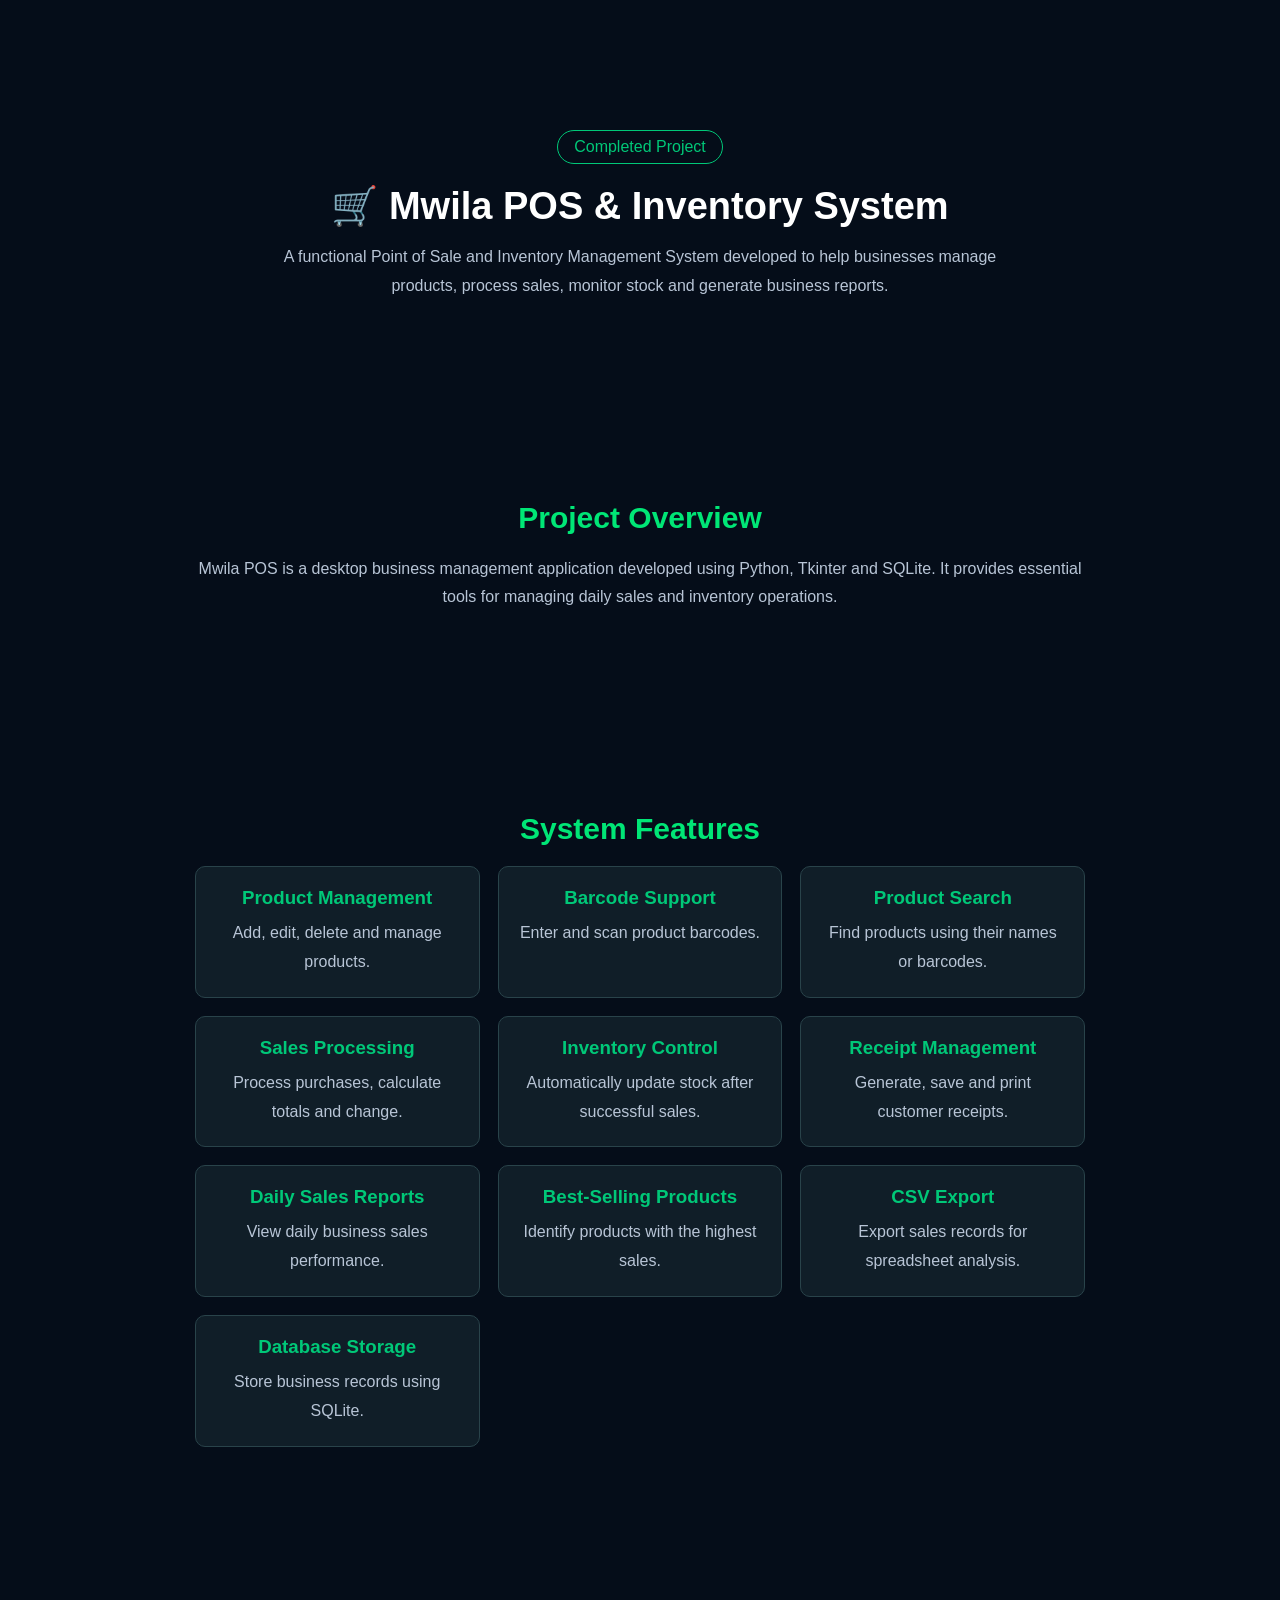
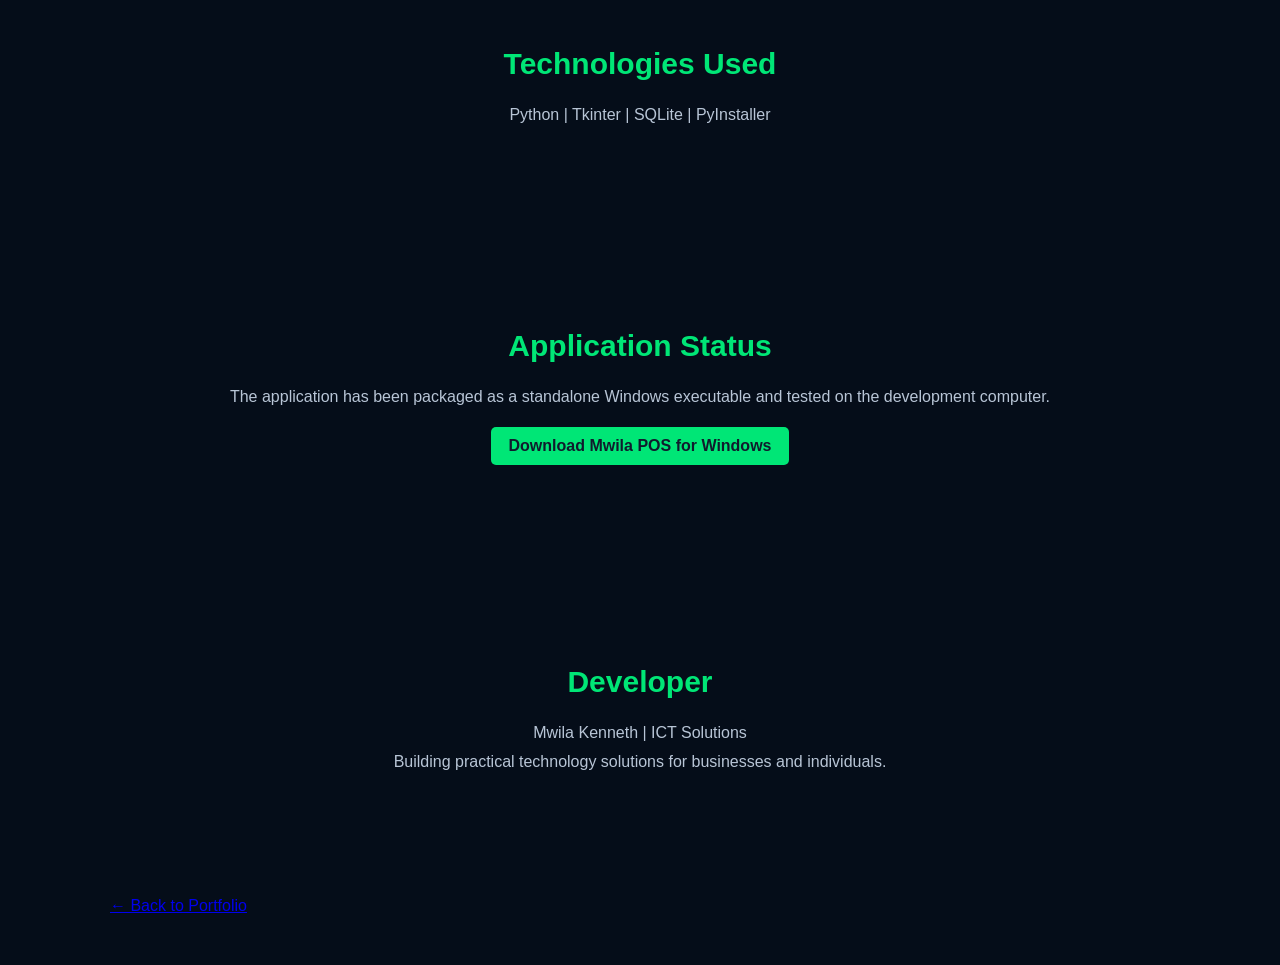
<file: pos.html>
<!DOCTYPE html>
<html lang="en">
<head>
    <meta charset="UTF-8">
    <meta name="viewport" content="width=device-width, initial-scale=1.0">
    <title>Mwila POS | Mwila Kenneth ICT Solutions</title>
    <link rel="stylesheet" href="style.css">

    <style>
        .pos-page {
            max-width: 1100px;
            margin: auto;
            padding: 50px 20px;
        }

        .pos-hero {
            text-align: center;
            padding: 55px 20px;
        }

        .pos-hero h1 {
            font-size: 38px;
            margin-bottom: 15px;
        }

        .pos-hero p {
            line-height: 1.8;
            max-width: 750px;
            margin: auto;
        }

        .pos-status {
            display: inline-block;
            color: #00c878;
            border: 1px solid #00c878;
            padding: 7px 16px;
            border-radius: 20px;
            margin-bottom: 20px;
        }

        .pos-section {
            margin: 40px 0;
        }

        .pos-section h2 {
            margin-bottom: 20px;
        }

        .pos-features {
            display: grid;
            grid-template-columns: repeat(auto-fit, minmax(230px, 1fr));
            gap: 18px;
        }

        .pos-feature {
            padding: 20px;
            border: 1px solid #29434a;
            border-radius: 10px;
            background: #101e28;
        }

        .pos-feature h3 {
            margin-bottom: 10px;
            color: #00c878;
        }

        .pos-feature p {
            line-height: 1.6;
        }

        .pos-tech {
            line-height: 2;
        }
    </style>
</head>

<body>

    <main class="pos-page">

        <section class="pos-hero">
            <span class="pos-status">Completed Project</span>

            <h1>🛒 Mwila POS & Inventory System</h1>

            <p>
                A functional Point of Sale and Inventory
                Management System developed to help businesses
                manage products, process sales, monitor stock
                and generate business reports.
            </p>
        </section>

        <section class="pos-section">
            <h2>Project Overview</h2>

            <p>
                Mwila POS is a desktop business management
                application developed using Python, Tkinter
                and SQLite. It provides essential tools for
                managing daily sales and inventory operations.
            </p>
        </section>

        <section class="pos-section">
            <h2>System Features</h2>

            <div class="pos-features">

                <div class="pos-feature">
                    <h3>Product Management</h3>
                    <p>Add, edit, delete and manage products.</p>
                </div>

                <div class="pos-feature">
                    <h3>Barcode Support</h3>
                    <p>Enter and scan product barcodes.</p>
                </div>

                <div class="pos-feature">
                    <h3>Product Search</h3>
                    <p>Find products using their names or barcodes.</p>
                </div>

                <div class="pos-feature">
                    <h3>Sales Processing</h3>
                    <p>Process purchases, calculate totals and change.</p>
                </div>

                <div class="pos-feature">
                    <h3>Inventory Control</h3>
                    <p>Automatically update stock after successful sales.</p>
                </div>

                <div class="pos-feature">
                    <h3>Receipt Management</h3>
                    <p>Generate, save and print customer receipts.</p>
                </div>

                <div class="pos-feature">
                    <h3>Daily Sales Reports</h3>
                    <p>View daily business sales performance.</p>
                </div>

                <div class="pos-feature">
                    <h3>Best-Selling Products</h3>
                    <p>Identify products with the highest sales.</p>
                </div>

                <div class="pos-feature">
                    <h3>CSV Export</h3>
                    <p>Export sales records for spreadsheet analysis.</p>
                </div>

                <div class="pos-feature">
                    <h3>Database Storage</h3>
                    <p>Store business records using SQLite.</p>
                </div>

            </div>
        </section>

        <section class="pos-section">
            <h2>Technologies Used</h2>

            <p class="pos-tech">
                Python | Tkinter | SQLite | PyInstaller
            </p>
        </section>

        <section class="pos-section">
            <h2>Application Status</h2>

            <p>
                The application has been packaged as a
                standalone Windows executable and tested
                on the development computer.
            </p>
            <a href="https://github.com/mwilakenneth3-ctrl/mwila-kenneth-portfolio/releases/latest"
   target="_blank"
   class="project-link">
   Download Mwila POS for Windows
</a>
        </section>

        <section class="pos-section">
            <h2>Developer</h2>

            <p>
                Mwila Kenneth | ICT Solutions
            </p>

            <p>
                Building practical technology solutions
                for businesses and individuals.
            </p>
        </section>

        <p>
            <a href="index.html">← Back to Portfolio</a>
        </p>

    </main>

</body>
</html>
</file>
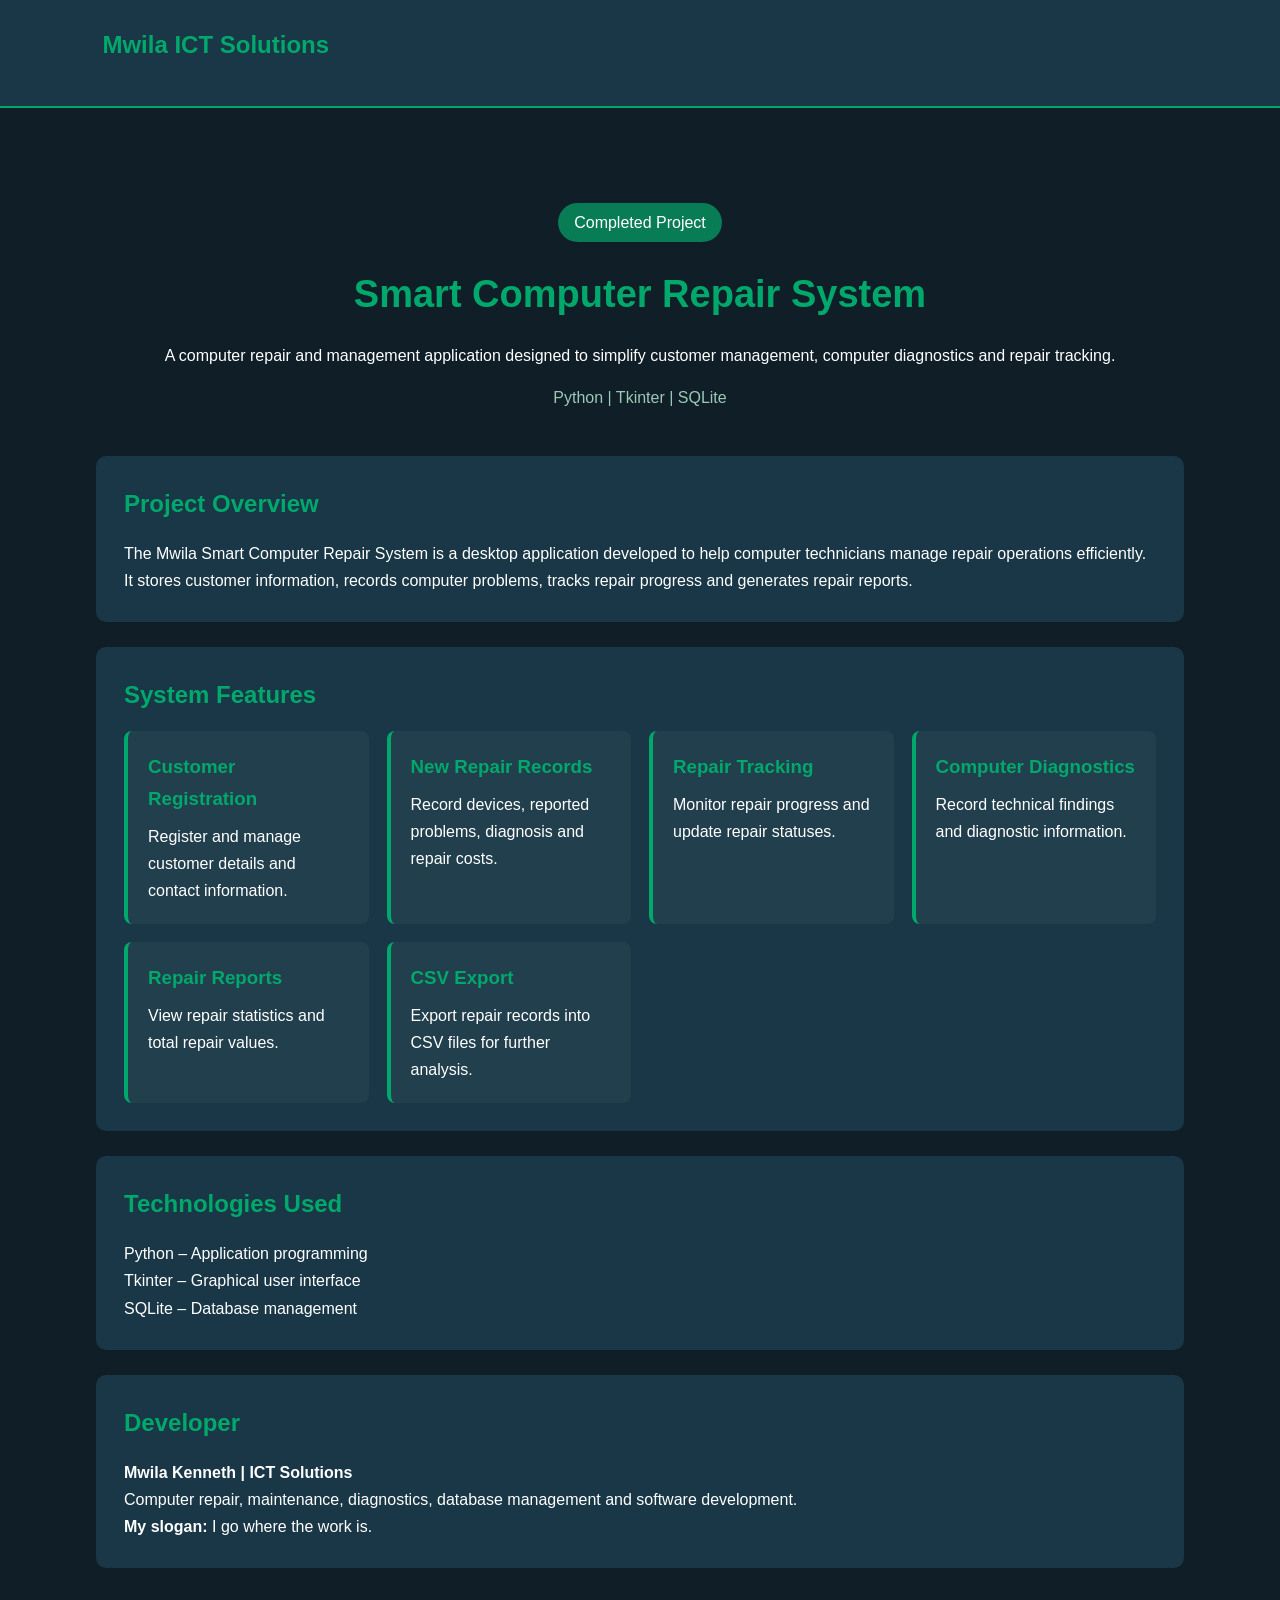
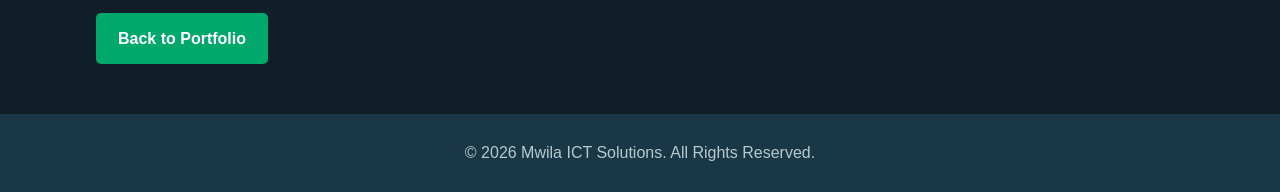
<file: repair.html>
<!DOCTYPE html>
<html lang="en">
<head>
    <meta charset="UTF-8">
    <meta name="viewport" content="width=device-width, initial-scale=1.0">
    <title>Mwila Smart Computer Repair System</title>

    <style>
        * {
            margin: 0;
            padding: 0;
            box-sizing: border-box;
        }

        body {
            font-family: Arial, sans-serif;
            background: #101e28;
            color: white;
            line-height: 1.7;
        }

        header {
            background: #193746;
            padding: 25px 8%;
            border-bottom: 2px solid #00a86b;
        }

        header h2 {
            color: #00a86b;
        }

        .container {
            width: 85%;
            max-width: 1100px;
            margin: auto;
            padding: 50px 0;
        }

        .hero {
            text-align: center;
            padding: 45px 20px;
        }

        .hero h1 {
            font-size: 38px;
            color: #00a86b;
            margin-bottom: 15px;
        }

        .status {
            display: inline-block;
            background: #087c55;
            padding: 6px 16px;
            border-radius: 20px;
            margin-bottom: 20px;
        }

        h2 {
            color: #00a86b;
            margin-bottom: 15px;
        }

        .section {
            background: #193746;
            padding: 28px;
            border-radius: 10px;
            margin-bottom: 25px;
        }

        .features {
            display: grid;
            grid-template-columns: repeat(auto-fit, minmax(220px, 1fr));
            gap: 18px;
        }

        .feature {
            background: #223f4d;
            padding: 20px;
            border-radius: 8px;
            border-left: 4px solid #00a86b;
        }

        .feature h3 {
            color: #00a86b;
            margin-bottom: 8px;
        }

        .tech {
            color: #9bc9b7;
            margin-top: 15px;
        }

        .project-link {
            display: inline-block;
            background: #00a86b;
            color: white;
            padding: 12px 22px;
            text-decoration: none;
            border-radius: 5px;
            margin-top: 20px;
            font-weight: bold;
        }

        .project-link:hover {
            background: #07865a;
        }

        footer {
            background: #193746;
            text-align: center;
            padding: 25px;
            color: #b7c9d0;
        }

        @media (max-width: 600px) {
            .hero h1 {
                font-size: 28px;
            }

            .container {
                width: 92%;
            }
        }
    </style>
</head>

<body>

<header>
    <h2>Mwila ICT Solutions</h2>
</header>

<div class="container">

    <section class="hero">
        <span class="status">Completed Project</span>

        <h1>Smart Computer Repair System</h1>

        <p>
            A computer repair and management application
            designed to simplify customer management,
            computer diagnostics and repair tracking.
        </p>

        <p class="tech">Python | Tkinter | SQLite</p>
    </section>

    <section class="section">
        <h2>Project Overview</h2>

        <p>
            The Mwila Smart Computer Repair System is a
            desktop application developed to help computer
            technicians manage repair operations efficiently.

            It stores customer information, records computer
            problems, tracks repair progress and generates
            repair reports.
        </p>
    </section>

    <section class="section">
        <h2>System Features</h2>

        <div class="features">

            <div class="feature">
                <h3>Customer Registration</h3>
                <p>Register and manage customer details and contact information.</p>
            </div>

            <div class="feature">
                <h3>New Repair Records</h3>
                <p>Record devices, reported problems, diagnosis and repair costs.</p>
            </div>

            <div class="feature">
                <h3>Repair Tracking</h3>
                <p>Monitor repair progress and update repair statuses.</p>
            </div>

            <div class="feature">
                <h3>Computer Diagnostics</h3>
                <p>Record technical findings and diagnostic information.</p>
            </div>

            <div class="feature">
                <h3>Repair Reports</h3>
                <p>View repair statistics and total repair values.</p>
            </div>

            <div class="feature">
                <h3>CSV Export</h3>
                <p>Export repair records into CSV files for further analysis.</p>
            </div>

        </div>
    </section>

    <section class="section">
        <h2>Technologies Used</h2>

        <p>
            Python – Application programming
            <br>
            Tkinter – Graphical user interface
            <br>
            SQLite – Database management
        </p>
    </section>

    <section class="section">
        <h2>Developer</h2>

        <p><strong>Mwila Kenneth | ICT Solutions</strong></p>

        <p>
            Computer repair, maintenance, diagnostics,
            database management and software development.
        </p>

        <p><strong>My slogan:</strong> I go where the work is.</p>
    </section>

    <a href="index.html" class="project-link">
        Back to Portfolio
    </a>

</div>

<footer>
    © 2026 Mwila ICT Solutions. All Rights Reserved.
</footer>

</body>
</html>
</file>
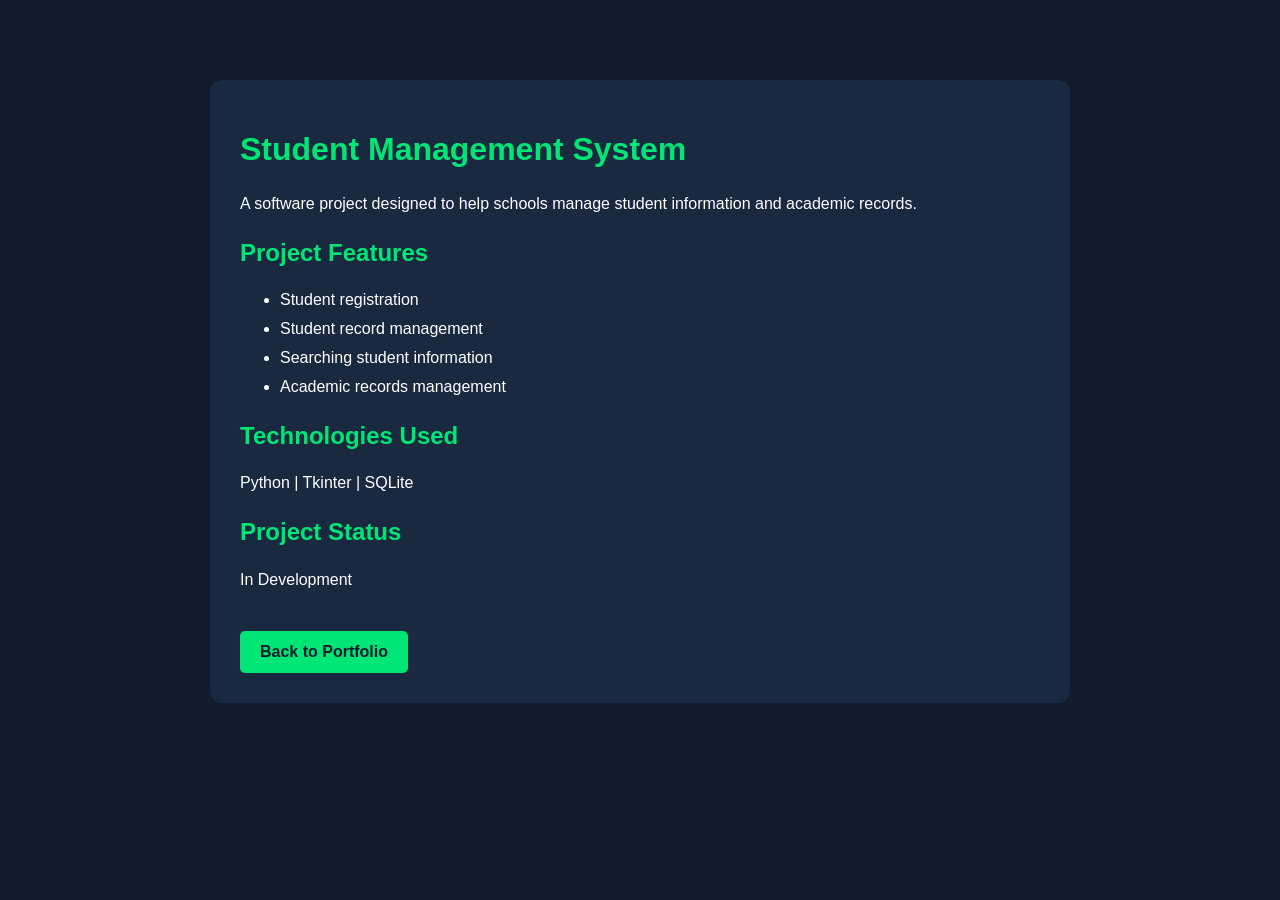
<file: student.html>
<!DOCTYPE html>
<html lang="en">
<head>
    <meta charset="UTF-8">
    <meta name="viewport" content="width=device-width, initial-scale=1.0">
    <title>Student Management System</title>

    <style>
        body {
            margin: 0;
            padding: 30px;
            background: #101b2d;
            color: white;
            font-family: Arial, sans-serif;
        }

        .project-details {
            max-width: 800px;
            margin: 50px auto;
            padding: 30px;
            background: #192a40;
            border-radius: 12px;
        }

        h1, h2 {
            color: #00e676;
        }

        p, li {
            line-height: 1.8;
        }

        .project-link {
            display: inline-block;
            margin-top: 20px;
            padding: 12px 20px;
            background: #00e676;
            color: #101b2d;
            text-decoration: none;
            border-radius: 5px;
            font-weight: bold;
        }
    </style>
</head>

<body>

    <main class="project-details">

        <h1>Student Management System</h1>

        <p>
            A software project designed to help schools
            manage student information and academic records.
        </p>

        <h2>Project Features</h2>

        <ul>
            <li>Student registration</li>
            <li>Student record management</li>
            <li>Searching student information</li>
            <li>Academic records management</li>
        </ul>

        <h2>Technologies Used</h2>
        <p>Python | Tkinter | SQLite</p>

        <h2>Project Status</h2>
        <p>In Development</p>

        <a href="index.html#projects" class="project-link">
            Back to Portfolio
        </a>

    </main>

</body>
</html>
</file>
<file: style.css>
/* GENERAL SETTINGS */
* {
    margin: 0;
    padding: 0;
    box-sizing: border-box;
    scroll-behavior: smooth;
}

body {
    background: #050d19;
    color: white;
    font-family: Arial, sans-serif;
}

/* NAVIGATION */
header {
    display: flex;
    justify-content: space-between;
    align-items: center;
    padding: 22px 8%;
    background: #0b1728;
    border-bottom: 1px solid #123d35;
}

.logo {
    font-size: 28px;
    font-weight: bold;
    color: white;
}

.logo span {
    color: #00e676;
}

.logo small {
    display: block;
    font-size: 11px;
    color: #00e676;
    letter-spacing: 2px;
}

nav a {
    color: white;
    text-decoration: none;
    margin-left: 22px;
    font-size: 14px;
    transition: 0.3s;
}

nav a:hover {
    color: #00e676;
}

/* HERO SECTION */
.hero {
    min-height: 620px;
    padding: 100px 8%;
    display: flex;
    justify-content: space-between;
    align-items: center;
    gap: 40px;
    background: radial-gradient(
        circle at 80% 50%,
        #123c35,
        #050d19 55%
    );
}

.hero-content {
    max-width: 650px;
}

.welcome {
    color: #00e676;
    letter-spacing: 3px;
    margin-bottom: 20px;
    font-size: 13px;
}

.hero h1 {
    font-size: 55px;
    line-height: 1.2;
    margin-bottom: 15px;
}

.hero h1 span {
    display: block;
    color: #00e676;
}

.hero h2 {
    color: #00e676;
    margin-bottom: 20px;
    font-size: 27px;
}

.hero h3 {
    margin-bottom: 15px;
}

.description {
    color: #b8c5d6;
    line-height: 1.8;
    max-width: 500px;
}

/* BUTTONS */
.buttons {
    margin-top: 30px;
    display: flex;
    gap: 15px;
    flex-wrap: wrap;
}

.btn-primary,
.btn-secondary {
    padding: 14px 22px;
    border-radius: 6px;
    text-decoration: none;
    font-weight: bold;
    transition: 0.3s;
}

.btn-primary {
    background: #00e676;
    color: #06111d;
}

.btn-secondary {
    border: 1px solid #00e676;
    color: white;
}

.btn-primary:hover {
    background: white;
}

.btn-secondary:hover {
    background: #00e676;
    color: #06111d;
}

/* HERO DESIGN CARD */
.hero-card {
    width: 300px;
    min-height: 300px;
    background: #102438;
    border: 1px solid #00e676;
    border-radius: 20px;
    display: flex;
    flex-direction: column;
    justify-content: center;
    align-items: center;
    box-shadow: 0 0 35px #00e67322;
    text-align: center;
}

.circle {
    width: 140px;
    height: 140px;
    border-radius: 50%;
    background: #00e676;
    color: #06111d;
    display: flex;
    justify-content: center;
    align-items: center;
    font-size: 45px;
    font-weight: bold;
    margin-bottom: 25px;
}

.hero-card p {
    color: #b8c5d6;
    margin-top: 10px;
    font-size: 13px;
}

/* OTHER SECTIONS */
section:not(.hero) {
    padding: 80px 8%;
    text-align: center;
}

section:not(.hero) h2 {
    color: #00e676;
    margin-bottom: 20px;
    font-size: 30px;
}

section:not(.hero) p {
    color: #b8c5d6;
    line-height: 1.8;
}

/* FOOTER */
footer {
    text-align: center;
    padding: 25px;
    background: #0b1728;
    color: #b8c5d6;
}

/* MOBILE RESPONSIVENESS */
@media (max-width: 768px) {

    header {
        flex-direction: column;
        gap: 20px;
    }

    nav {
        display: flex;
        flex-wrap: wrap;
        justify-content: center;
        gap: 15px;
    }

    nav a {
        margin: 0;
    }

    .hero {
        flex-direction: column;
        text-align: center;
        padding: 70px 6%;
    }

    .hero h1 {
        font-size: 38px;
    }

    .description {
        margin: auto;
    }

    .buttons {
        justify-content: center;
    }

    .hero-card {
        width: 100%;
        max-width: 300px;
    }
}

/* SERVICES SECTION */

.services {
    background: #081525;
}

.section-intro {
    margin-bottom: 40px;
}

.service-container {
    display: grid;
    grid-template-columns: repeat(2, 1fr);
    gap: 25px;
    margin-top: 40px;
}

.service-card {
    background: #102438;
    padding: 35px 25px;
    border: 1px solid #183b43;
    border-radius: 12px;
    transition: 0.3s;
}

.service-card:hover {
    transform: translateY(-8px);
    border-color: #00e676;
    box-shadow: 0 8px 25px #00e67622;
}

.service-icon {
    font-size: 40px;
    margin-bottom: 20px;
}

.service-card h3 {
    color: #00e676;
    margin-bottom: 15px;
}

.service-card p {
    line-height: 1.8;
    font-size: 14px;
}

/* MOBILE SERVICES */

@media (max-width: 768px) {
    .service-container {
        grid-template-columns: 1fr;
    }
}

/* PROJECTS SECTION */

.projects {
    background: #050d19;
}

.project-container {
    display: grid;
    grid-template-columns: repeat(3, 1fr);
    gap: 25px;
    margin-top: 40px;
}

.project-card {
    background: #102438;
    border: 1px solid #183b43;
    border-radius: 12px;
    overflow: hidden;
    text-align: left;
    transition: 0.3s;
}

.project-card:hover {
    transform: translateY(-8px);
    border-color: #00e676;
    box-shadow: 0 8px 25px #00e67622;
}

.project-image {
    height: 150px;
    background: #163447;
    display: flex;
    justify-content: center;
    align-items: center;
    font-size: 65px;
}

.project-info {
    padding: 25px;
}

.status {
    color: #00e676;
    font-size: 12px;
    font-weight: bold;
}

.project-info h3 {
    margin: 15px 0;
    color: white;
}

.project-info p {
    color: #b8c5d6;
    line-height: 1.7;
    font-size: 14px;
}

.tech {
    margin-top: 20px;
    color: #00e676;
    font-size: 12px;
}

/* MOBILE PROJECT LAYOUT */

@media (max-width: 768px) {
    .project-container {
        grid-template-columns: 1fr;
    }
}

/* ABOUT ME SECTION */

.about {
    background: #0b1728;
}

.about-container {
    display: grid;
    grid-template-columns: 1.5fr 1fr;
    gap: 40px;
    text-align: left;
    margin-top: 40px;
}

.about-text h3,
.about-skills h3 {
    margin-bottom: 20px;
    color: white;
}

.about-text h3 span {
    color: #00e676;
}

.about-text p {
    margin-bottom: 18px;
    line-height: 1.9;
}

.about-skills {
    background: #102438;
    border: 1px solid #183b43;
    border-radius: 12px;
    padding: 30px;
}

.about-skills ul {
    list-style: none;
}

.about-skills li {
    padding: 12px 0;
    border-bottom: 1px solid #24404c;
    color: #cbd5e1;
}

.about-skills li::before {
    content: "✓ ";
    color: #00e676;
    font-weight: bold;
}

@media (max-width: 768px) {
    .about-container {
        grid-template-columns: 1fr;
    }
}
.about {
    padding: 60px 10%;
    background: #101b2b;
    color: white;
}

.about h2 {
    color: #00ff88;
    margin-bottom: 20px;
}

.about p {
    line-height: 1.8;
    margin-bottom: 15px;
}

.about h3 {
    color: #00ff88;
    margin-top: 25px;
}

.about ul {
    padding-left: 20px;
    line-height: 2;
}

.contact {
    padding: 60px 10%;
    text-align: center;
    background: #080f1c;
    color: white;
}

.contact h2 {
    color: #00ff88;
    margin-bottom: 20px;
}

.contact p {
    margin: 15px 0;
    line-height: 1.7;
}

.contact a {
    display: inline-block;
    background: #00c96b;
    color: #080f1c;
    padding: 12px 25px;
    border-radius: 6px;
    text-decoration: none;
    font-weight: bold;
}

.contact a:hover {
    background: #00ff88;
}

footer {
    background: #050a12;
    color: white;
    text-align: center;
    padding: 20px;
    border-top: 1px solid #00ff88;
}

/* MOBILE RESPONSIVENESS */
@media screen and (max-width: 768px) {
    nav {
        flex-direction: column;
        gap: 15px;
    }

    nav ul {
        flex-direction: column;
        align-items: center;
        gap: 12px;
    }

    section {
        padding: 40px 5%;
    }

    .services,
    .projects {
        grid-template-columns: 1fr;
    }

    h1 {
        font-size: 30px;
    }

    h2 {
        font-size: 25px;
    }

    .contact a {
        max-width: 100%;
    }
}
html {
    scroll-behavior: smooth;
} 
.footer {
    background: #080f1c;
    color: white;
    text-align: center;
    padding: 30px 15px;
}

.footer h3 {
    color: #00e676;
    margin-bottom: 10px;
}

.footer p {
    margin: 8px 0;
    font-size: 14px;
}
/* Mobile Responsive Design */

@media screen and (max-width: 768px) {

    nav {
        flex-direction: column;
        gap: 15px;
    }

    nav ul {
        flex-wrap: wrap;
        justify-content: center;
        gap: 12px;
    }

    .hero {
        padding: 60px 20px;
        text-align: center;
    }

    .hero h1 {
        font-size: 30px;
    }

    .services,
    .projects {
        padding: 40px 15px;
    }

    .contact {
        padding: 45px 15px;
    }

    .footer {
        padding: 25px 10px;
    }
}

.project-link {
    display: inline-block;
    margin-top: 15px;
    padding: 10px 18px;
    background: #00e676;
    color: #101b2d;
    text-decoration: none;
    border-radius: 5px;
    font-weight: bold;
}

.project-link:hover {
    background: white;
}
</file>
